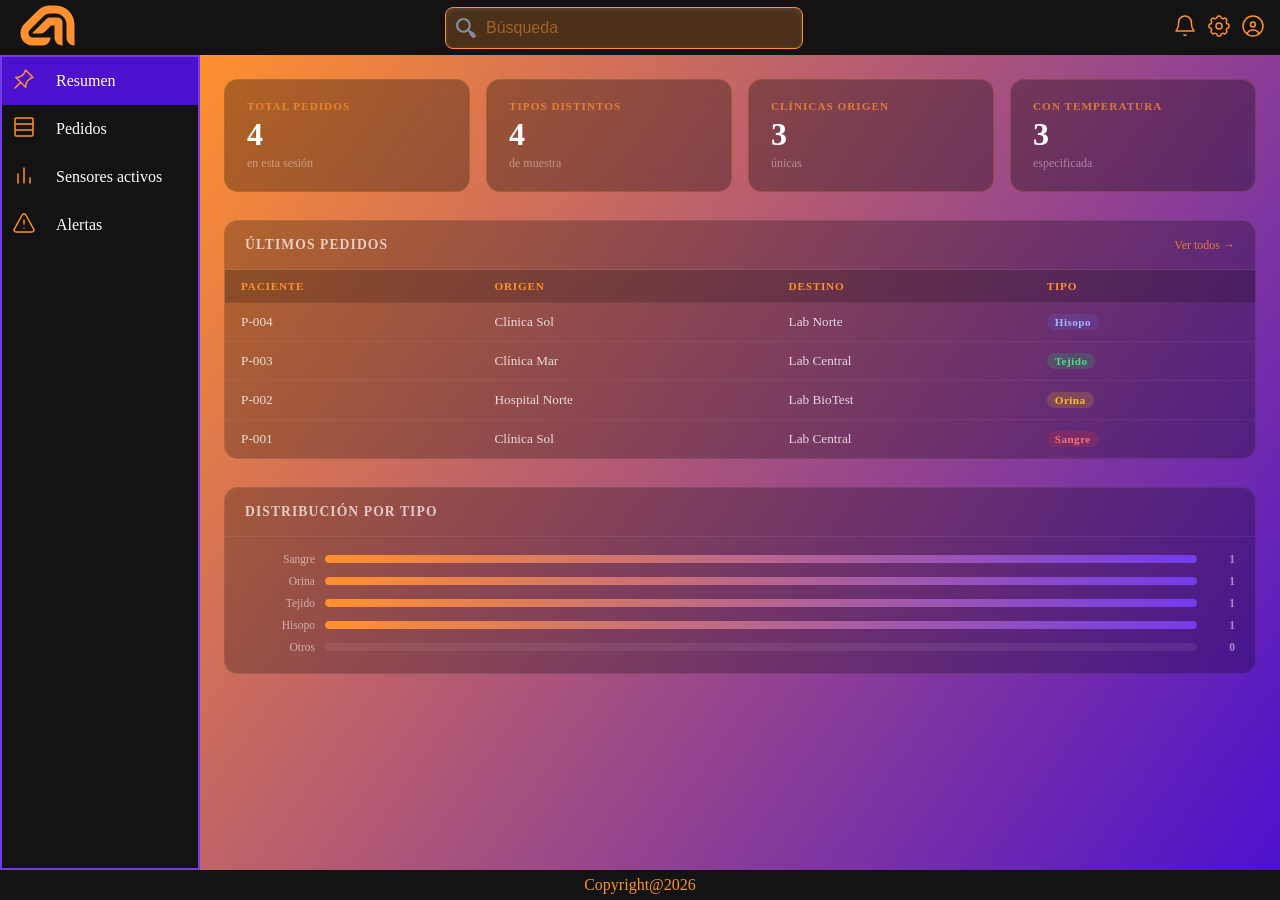
<file: index.html>
<!DOCTYPE html>
<html lang="es">
<head>
    <meta charset="UTF-8">
    <meta name="viewport" content="width=device-width, initial-scale=1.0">
    <title>Dashboard</title>
    <link rel="stylesheet" href="css/index.css">
</head>
  <body>
    <!-- HEADER igual al resto -->
    <header>
      <div id="logo" class="logo">
        <svg width="55" height="41" viewBox="0 0 55 41" fill="none" xmlns="http://www.w3.org/2000/svg">
          <path d="M35.5 0.5C45.9934 0.5 54.5 9.00659 54.5 19.5V40.5C50.0817 40.5 46.5 36.9183 46.5 32.5V19.5C46.5 13.4249 41.5751 8.5 35.5 8.5H30.2988C27.6467 8.50004 25.1029 9.55339 23.2275 11.4287L9.67188 24.9854C8.92179 25.7354 8.50006 26.7527 8.5 27.8135V28.5C8.5 30.7091 10.2909 32.5 12.5 32.5H30.5C30.5 36.7801 27.1389 40.2748 22.9121 40.4893L22.5 40.5H12.5C5.87259 40.5 0.5 35.1274 0.5 28.5V27.8135C0.500062 24.631 1.76427 21.5785 4.01465 19.3281L17.5713 5.77246C20.9469 2.39685 25.525 0.500044 30.2988 0.5H35.5Z" fill="#ff902f"/>
          <path d="M37.5 12.5C40.2614 12.5 42.5 14.7386 42.5 17.5V40.5C38.0817 40.5 34.5 36.9183 34.5 32.5V20.5H31.1562L24.6207 27.0355C23.683 27.9732 22.4113 28.5 21.0852 28.5H12.9775C12.5588 28.5 12.3491 27.9937 12.6452 27.6976L26.3789 13.9648C27.3165 13.0272 28.588 12.5 29.9141 12.5H37.5Z" fill="#ff902f"/>
        </svg>
      </div>
      <div id="busqueda" class="busqueda">
        <input type="text" class="input-inset" placeholder="Búsqueda" />
      </div>
      <div id="menu" class="menu">
        <div class="alertas menu-icon">
          <svg width="24" height="24" viewBox="0 0 24 24" fill="none"><path d="M11 20.8889C11.5344 21.4827 12.4656 21.4827 13 20.8889M5.6 8.4V9.45798C5.6 11.7583 4.93512 14.0096 3.68539 15.9408L3 17H21L20.3146 15.9409C19.0649 14.0096 18.4 11.7583 18.4 9.45798V8.4C18.4 4.86537 15.5346 2 12 2C8.46538 2 5.6 4.86538 5.6 8.4Z" stroke="#ff902f" stroke-width="1.5" stroke-linecap="round" stroke-linejoin="round"/></svg>
        </div>
        <div class="configuracion menu-icon">
          <svg width="24" height="24" viewBox="0 0 24 24" fill="none"><path d="M10.0761 3.16311C10.136 2.50438 10.6883 2 11.3497 2H12.6503C13.3117 2 13.864 2.50438 13.9239 3.16311C13.9731 3.70392 14.3623 4.14543 14.8708 4.336C15.0015 4.38499 15.1307 4.43724 15.2582 4.49263C15.7613 4.71129 16.3531 4.66938 16.7745 4.31818C17.2953 3.8842 18.0611 3.91894 18.5404 4.39829L19.4584 5.31623C19.9154 5.77326 19.9485 6.50338 19.5347 6.99992C19.1901 7.41349 19.158 7.99745 19.3897 8.48341C19.49 8.69386 19.5816 8.90926 19.664 9.12916C19.8546 9.63767 20.2961 10.0269 20.8369 10.0761C21.4956 10.136 22 10.6883 22 11.3497V12.6503C22 13.3117 21.4956 13.864 20.8369 13.9239C20.2961 13.9731 19.8546 14.3623 19.664 14.8708C19.59 15.0682 19.5086 15.262 19.4202 15.4518C19.2053 15.913 19.2401 16.4637 19.5658 16.8546C19.962 17.33 19.9303 18.0291 19.4927 18.4667L18.4667 19.4927C18.0291 19.9303 17.33 19.962 16.8546 19.5658C16.4637 19.2401 15.913 19.2053 15.4518 19.4202C15.262 19.5086 15.0682 19.59 14.8708 19.664C14.3623 19.8546 13.9731 20.2961 13.9239 20.8369C13.864 21.4956 13.3117 22 12.6503 22H11.3497C10.6883 22 10.136 21.4956 10.0761 20.8369C10.0269 20.2961 9.63767 19.8546 9.12917 19.664C8.90927 19.5816 8.69387 19.49 8.48343 19.3897C7.99746 19.158 7.4135 19.1901 6.99992 19.5347C6.50338 19.9485 5.77325 19.9154 5.31622 19.4584L4.39829 18.5404C3.91893 18.0611 3.8842 17.2953 4.31818 16.7745C4.66939 16.3531 4.71129 15.7613 4.49263 15.2582C4.43724 15.1307 4.385 15.0016 4.336 14.8708C4.14544 14.3623 3.70392 13.9731 3.16311 13.9239C2.50438 13.864 2 13.3117 2 12.6503V11.3497C2 10.6883 2.50438 10.136 3.16311 10.0761C3.70393 10.0269 4.14544 9.63768 4.33601 9.12917C4.3936 8.9755 4.45568 8.82402 4.52209 8.67489C4.7571 8.14716 4.71804 7.52257 4.34821 7.07877C3.89722 6.53758 3.93332 5.74179 4.43145 5.24365L5.24364 4.43146C5.74178 3.93332 6.53757 3.89722 7.07876 4.34822C7.52256 4.71805 8.14715 4.7571 8.67488 4.52209C8.82401 4.45568 8.97549 4.3936 9.12916 4.33601C9.63767 4.14544 10.0269 3.70393 10.0761 3.16311Z" stroke="#ff902f" stroke-width="1.5" stroke-linecap="round" stroke-linejoin="round"/><path d="M15 12C15 13.6569 13.6569 15 12 15C10.3431 15 9 13.6569 9 12C9 10.3431 10.3431 9 12 9C13.6569 9 15 10.3431 15 12Z" stroke="#ff902f" stroke-width="1.5" stroke-linecap="round" stroke-linejoin="round"/></svg>
        </div>
        <div class="usuario menu-icon">
          <svg width="24" height="24" viewBox="0 0 24 24" fill="none"><path d="M5.75988 19.8248C6.9173 17.5547 9.27709 16 12 16C14.7019 16 17.0462 17.5308 18.2131 19.7723M14.3333 10.4444C14.3333 11.7945 13.2389 12.8889 11.8889 12.8889C10.5389 12.8889 9.44444 11.7945 9.44444 10.4444C9.44444 9.09442 10.5389 8 11.8889 8C13.2389 8 14.3333 9.09442 14.3333 10.4444ZM12 22C6.47715 22 2 17.5228 2 12C2 6.47715 6.47715 2 12 2C17.5228 2 22 6.47715 22 12C22 17.5228 17.5228 22 12 22Z" stroke="#ff902f" stroke-width="1.5" stroke-linecap="round" stroke-linejoin="round"/></svg>
        </div>
      </div>
    </header>
 
    <main id="container-main">
      <div id="container-navegacion">
        <ul id="navegacion">
          <li class="active">
            <a href="index.html">
              <span class="icon"><svg width="24" height="24" viewBox="0 0 24 24" fill="none"><path d="M3 21L8.70297 15.297M8.70297 15.297L13.6931 20.2871C13.4081 18.1784 13.9837 16.0436 15.2901 14.3639L15.6661 13.8805C16.9294 12.2562 18.692 11.0925 20.682 10.5688L21 10.4851L13.5149 3L13.4312 3.318C12.9075 5.30803 11.7438 7.07057 10.1195 8.33393L9.63607 8.7099C7.95638 10.0163 5.82164 10.5919 3.71287 10.3069L8.70297 15.297Z" stroke="#ff902f" stroke-width="1.5" stroke-linecap="round" stroke-linejoin="round"/></svg></span>
              Resumen
            </a>
          </li>
          <li>
            <a href="pedidos.html">
              <span class="icon"><svg width="24" height="24" viewBox="0 0 24 24" fill="none"><path d="M3 15H21M3 9H21M4.25 21H19.75C20.4404 21 21 20.4404 21 19.75V4.25C21 3.55964 20.4404 3 19.75 3H4.25C3.55964 3 3 3.55964 3 4.25V19.75C3 20.4404 3.55964 21 4.25 21Z" stroke="#ff902f" stroke-width="1.5" stroke-linecap="round" stroke-linejoin="round"/></svg></span>
              Pedidos
            </a>
          </li>
          <li>
            <a href="sensores.html">
              <span class="icon"><svg width="24" height="24" viewBox="0 0 24 24" fill="none"><path d="M12 5V20M18 15V20M6 11L6 20" stroke="#ff902f" stroke-width="1.5" stroke-linecap="round" stroke-linejoin="round"/></svg></span>
              Sensores activos
            </a>
          </li>
          <li>
            <a href="alertas.html">
              <span class="icon"><svg width="24" height="24" viewBox="0 0 24 24" fill="none"><path d="M12 9V13M12 17.0195V17M10.1643 4.00506L2.20164 18.4695C1.55571 19.6428 2.54022 21 4.0373 21H19.9627C21.4598 21 22.4443 19.6428 21.7984 18.4695L13.8357 4.00506C13.0979 2.66498 10.9021 2.66498 10.1643 4.00506Z" stroke="#ff902f" stroke-width="1.5" stroke-linecap="round" stroke-linejoin="round"/></svg></span>
              Alertas
            </a>
          </li>
        </ul>
      </div>
 
      <article class="content-main">
 
        <!-- KPIs -->
        <div class="kpi-grid">
          <div class="kpi-card">
            <span class="kpi-label">Total pedidos</span>
            <span class="kpi-value" id="kpi-total">0</span>
            <span class="kpi-sub">en esta sesión</span>
          </div>
          <div class="kpi-card">
            <span class="kpi-label">Tipos distintos</span>
            <span class="kpi-value" id="kpi-tipos">0</span>
            <span class="kpi-sub">de muestra</span>
          </div>
          <div class="kpi-card">
            <span class="kpi-label">Clínicas origen</span>
            <span class="kpi-value" id="kpi-origenes">0</span>
            <span class="kpi-sub">únicas</span>
          </div>
          <div class="kpi-card">
            <span class="kpi-label">Con temperatura</span>
            <span class="kpi-value" id="kpi-temps">0</span>
            <span class="kpi-sub">especificada</span>
          </div>
        </div>
 
        <!-- ultimos pedidos -->
        <div class="resumen-section">
          <div class="resumen-section-header">
            <h2>Últimos pedidos</h2>
            <a href="pedidos.html">Ver todos →</a>
          </div>
          <div id="resumen-empty-pedidos" class="empty-state">Aún no hay pedidos registrados</div>
          <table class="mini-tabla hidden" id="resumen-tabla">
            <thead>
              <tr>
                <th>Paciente</th>
                <th>Origen</th>
                <th>Destino</th>
                <th>Tipo</th>
              </tr>
            </thead>
            <tbody id="resumen-tbody"></tbody>
          </table>
        </div>
 
        <!-- Distribución por tipo -->
        <div class="resumen-section">
          <div class="resumen-section-header">
            <h2>Distribución por tipo</h2>
          </div>
          <div id="bar-chart-container" class="bar-chart">
            <div class="empty-state">Aún no hay pedidos registrados</div>
          </div>
        </div>
 
      </article>
    </main>
 
    <footer>Copyright@2026</footer>
 
    <script src="js/storage.js"></script>
    <script src="js/resumen.js"></script>
  </body>
</html>
</file>
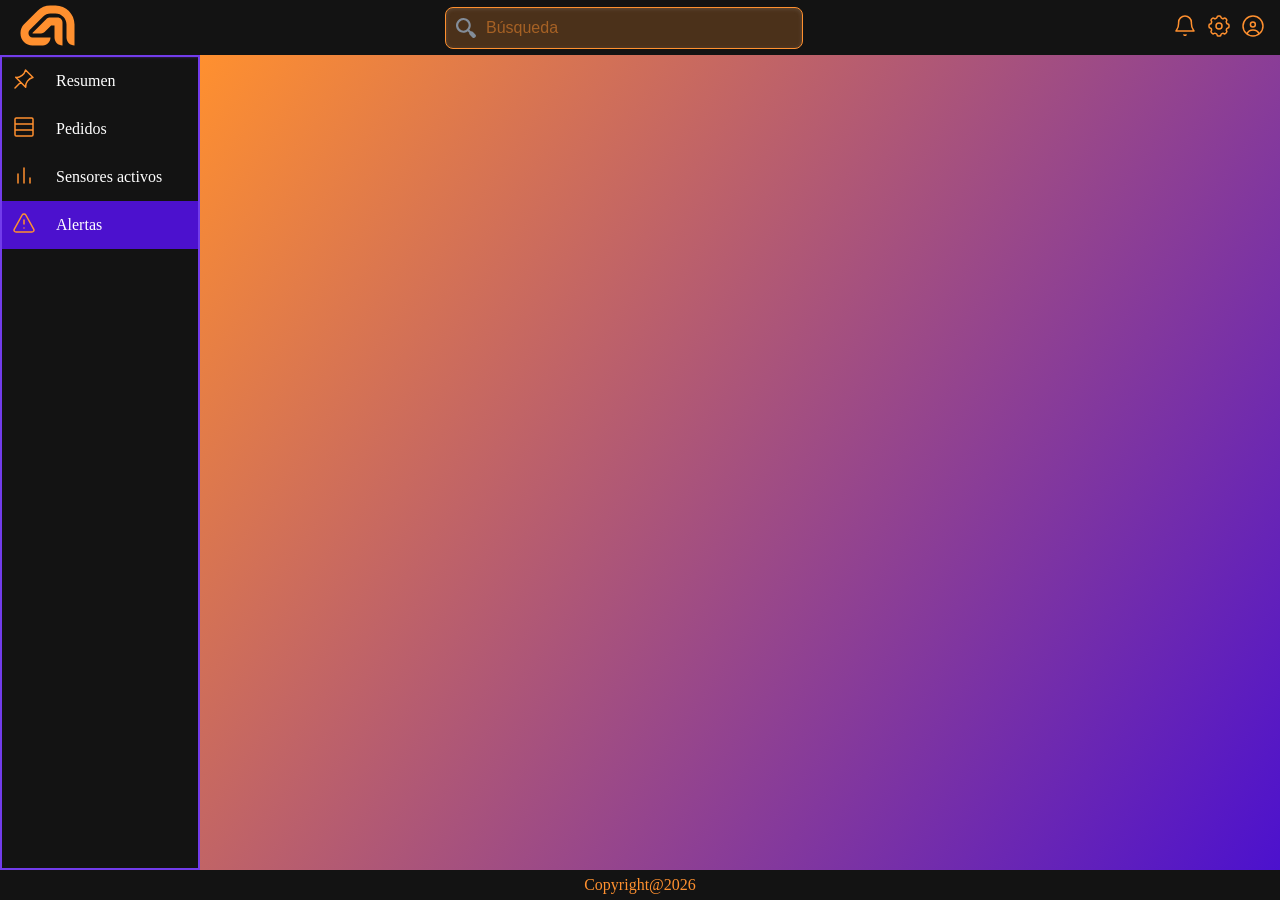
<file: alertas.html>
<!DOCTYPE html>
<html lang="es">
<head>
    <meta charset="UTF-8">
    <meta name="viewport" content="width=device-width, initial-scale=1.0">
    <title>Dashboard</title>
    <link rel="stylesheet" href="css/index.css">
</head>
<body>
    <header>
        <div id="logo" class="logo"><svg width="55" height="41" viewBox="0 0 55 41" fill="none" xmlns="http://www.w3.org/2000/svg">
<path d="M35.5 0.5C45.9934 0.5 54.5 9.00659 54.5 19.5V40.5C50.0817 40.5 46.5 36.9183 46.5 32.5V19.5C46.5 13.4249 41.5751 8.5 35.5 8.5H30.2988C27.6467 8.50004 25.1029 9.55339 23.2275 11.4287L9.67188 24.9854C8.92179 25.7354 8.50006 26.7527 8.5 27.8135V28.5C8.5 30.7091 10.2909 32.5 12.5 32.5H30.5C30.5 36.7801 27.1389 40.2748 22.9121 40.4893L22.5 40.5H12.5C5.87259 40.5 0.5 35.1274 0.5 28.5V27.8135C0.500062 24.631 1.76427 21.5785 4.01465 19.3281L17.5713 5.77246C20.9469 2.39685 25.525 0.500044 30.2988 0.5H35.5Z" fill="#ff902f"></path>
<path d="M37.5 12.5C40.2614 12.5 42.5 14.7386 42.5 17.5V40.5C38.0817 40.5 34.5 36.9183 34.5 32.5V20.5H31.1562L24.6207 27.0355C23.683 27.9732 22.4113 28.5 21.0852 28.5H12.9775C12.5588 28.5 12.3491 27.9937 12.6452 27.6976L26.3789 13.9648C27.3165 13.0272 28.588 12.5 29.9141 12.5H37.5Z" fill="#ff902f"></path>
</svg></div>
        <div id="busqueda" class="busqueda">
            <input type="text" class="input-inset" placeholder="Búsqueda"> </div>
        <div id="menu" class="menu">
            <div class="alertas menu-icon"><svg width="24" height="24" viewBox="0 0 24 24" fill="none" xmlns="http://www.w3.org/2000/svg">
<path d="M11 20.8889C11.5344 21.4827 12.4656 21.4827 13 20.8889M5.6 8.4V9.45798C5.6 11.7583 4.93512 14.0096 3.68539 15.9408L3 17H21L20.3146 15.9409C19.0649 14.0096 18.4 11.7583 18.4 9.45798V8.4C18.4 4.86537 15.5346 2 12 2C8.46538 2 5.6 4.86538 5.6 8.4Z" stroke="#ff902f" stroke-width="1.5" stroke-linecap="round" stroke-linejoin="round"></path>
</svg></div>
            <div class="configuracion menu-icon"><svg width="24" height="24" viewBox="0 0 24 24" fill="none" xmlns="http://www.w3.org/2000/svg">
<path d="M10.0761 3.16311C10.136 2.50438 10.6883 2 11.3497 2H12.6503C13.3117 2 13.864 2.50438 13.9239 3.16311C13.9731 3.70392 14.3623 4.14543 14.8708 4.336C15.0015 4.38499 15.1307 4.43724 15.2582 4.49263C15.7613 4.71129 16.3531 4.66938 16.7745 4.31818C17.2953 3.8842 18.0611 3.91894 18.5404 4.39829L19.4584 5.31623C19.9154 5.77326 19.9485 6.50338 19.5347 6.99992C19.1901 7.41349 19.158 7.99745 19.3897 8.48341C19.49 8.69386 19.5816 8.90926 19.664 9.12916C19.8546 9.63767 20.2961 10.0269 20.8369 10.0761C21.4956 10.136 22 10.6883 22 11.3497V12.6503C22 13.3117 21.4956 13.864 20.8369 13.9239C20.2961 13.9731 19.8546 14.3623 19.664 14.8708C19.59 15.0682 19.5086 15.262 19.4202 15.4518C19.2053 15.913 19.2401 16.4637 19.5658 16.8546C19.962 17.33 19.9303 18.0291 19.4927 18.4667L18.4667 19.4927C18.0291 19.9303 17.33 19.962 16.8546 19.5658C16.4637 19.2401 15.913 19.2053 15.4518 19.4202C15.262 19.5086 15.0682 19.59 14.8708 19.664C14.3623 19.8546 13.9731 20.2961 13.9239 20.8369C13.864 21.4956 13.3117 22 12.6503 22H11.3497C10.6883 22 10.136 21.4956 10.0761 20.8369C10.0269 20.2961 9.63767 19.8546 9.12917 19.664C8.90927 19.5816 8.69387 19.49 8.48343 19.3897C7.99746 19.158 7.4135 19.1901 6.99992 19.5347C6.50338 19.9485 5.77325 19.9154 5.31622 19.4584L4.39829 18.5404C3.91893 18.0611 3.8842 17.2953 4.31818 16.7745C4.66939 16.3531 4.71129 15.7613 4.49263 15.2582C4.43724 15.1307 4.385 15.0016 4.336 14.8708C4.14544 14.3623 3.70392 13.9731 3.16311 13.9239C2.50438 13.864 2 13.3117 2 12.6503V11.3497C2 10.6883 2.50438 10.136 3.16311 10.0761C3.70393 10.0269 4.14544 9.63768 4.33601 9.12917C4.3936 8.9755 4.45568 8.82402 4.52209 8.67489C4.7571 8.14716 4.71804 7.52257 4.34821 7.07877C3.89722 6.53758 3.93332 5.74179 4.43145 5.24365L5.24364 4.43146C5.74178 3.93332 6.53757 3.89722 7.07876 4.34822C7.52256 4.71805 8.14715 4.7571 8.67488 4.52209C8.82401 4.45568 8.97549 4.3936 9.12916 4.33601C9.63767 4.14544 10.0269 3.70393 10.0761 3.16311Z" stroke="#ff902f" stroke-width="1.5" stroke-linecap="round" stroke-linejoin="round"></path>
<path d="M15 12C15 13.6569 13.6569 15 12 15C10.3431 15 9 13.6569 9 12C9 10.3431 10.3431 9 12 9C13.6569 9 15 10.3431 15 12Z" stroke="#ff902f" stroke-width="1.5" stroke-linecap="round" stroke-linejoin="round"></path>
</svg></div>
            <div class="usuario menu-icon"><svg width="24" height="24" viewBox="0 0 24 24" fill="none" xmlns="http://www.w3.org/2000/svg">
<path d="M5.75988 19.8248C6.9173 17.5547 9.27709 16 12 16C14.7019 16 17.0462 17.5308 18.2131 19.7723M14.3333 10.4444C14.3333 11.7945 13.2389 12.8889 11.8889 12.8889C10.5389 12.8889 9.44444 11.7945 9.44444 10.4444C9.44444 9.09442 10.5389 8 11.8889 8C13.2389 8 14.3333 9.09442 14.3333 10.4444ZM12 22C6.47715 22 2 17.5228 2 12C2 6.47715 6.47715 2 12 2C17.5228 2 22 6.47715 22 12C22 17.5228 17.5228 22 12 22Z" stroke="#ff902f" stroke-width="1.5" stroke-linecap="round" stroke-linejoin="round"></path>
</svg></div>
        </div>
    </header>
  
    <main id="container-main"> 
    <div id="container-navegacion">
        <ul id="navegacion">
            <li ><a href="index.html"><span class="icon"><svg width="24" height="24" viewBox="0 0 24 24" fill="none" xmlns="http://www.w3.org/2000/svg">
<path d="M3 21L8.70297 15.297M8.70297 15.297L13.6931 20.2871C13.4081 18.1784 13.9837 16.0436 15.2901 14.3639L15.6661 13.8805C16.9294 12.2562 18.692 11.0925 20.682 10.5688L21 10.4851L13.5149 3L13.4312 3.318C12.9075 5.30803 11.7438 7.07057 10.1195 8.33393L9.63607 8.7099C7.95638 10.0163 5.82164 10.5919 3.71287 10.3069L8.70297 15.297Z" stroke="#ff902f" stroke-width="1.5" stroke-linecap="round" stroke-linejoin="round"></path>
</svg></span> Resumen</a></li>
            <li><a href="pedidos.html"><span class="icon"><svg width="24" height="24" viewBox="0 0 24 24" fill="none" xmlns="http://www.w3.org/2000/svg">
<path d="M3 15H21M3 9H21M4.25 21H19.75C20.4404 21 21 20.4404 21 19.75V4.25C21 3.55964 20.4404 3 19.75 3H4.25C3.55964 3 3 3.55964 3 4.25V19.75C3 20.4404 3.55964 21 4.25 21Z" stroke="#ff902f" stroke-width="1.5" stroke-linecap="round" stroke-linejoin="round"></path>
</svg></span> Pedidos</a></li>
            <li><a href="sensores.html"><span class="icon"><svg width="24" height="24" viewBox="0 0 24 24" fill="none" xmlns="http://www.w3.org/2000/svg">
<path d="M12 5V20M18 15V20M6 11L6 20" stroke="#ff902f" stroke-width="1.5" stroke-linecap="round" stroke-linejoin="round"></path>
</svg></span> Sensores activos</a></li>
            <li class="active"><a href="alertas.html"><span class="icon"><svg width="24" height="24" viewBox="0 0 24 24" fill="none" xmlns="http://www.w3.org/2000/svg">
<path d="M12 9V13M12 17.0195V17M10.1643 4.00506L2.20164 18.4695C1.55571 19.6428 2.54022 21 4.0373 21H19.9627C21.4598 21 22.4443 19.6428 21.7984 18.4695L13.8357 4.00506C13.0979 2.66498 10.9021 2.66498 10.1643 4.00506Z" stroke="#ff902f" stroke-width="1.5" stroke-linecap="round" stroke-linejoin="round"></path>
</svg></span> Alertas</a></li>
          
        </ul>
    </div>
        <article class="content-main">
            
        </article>
    </main>
    <footer>
        Copyright@2026
    </footer>
</body>
</html>
</file>
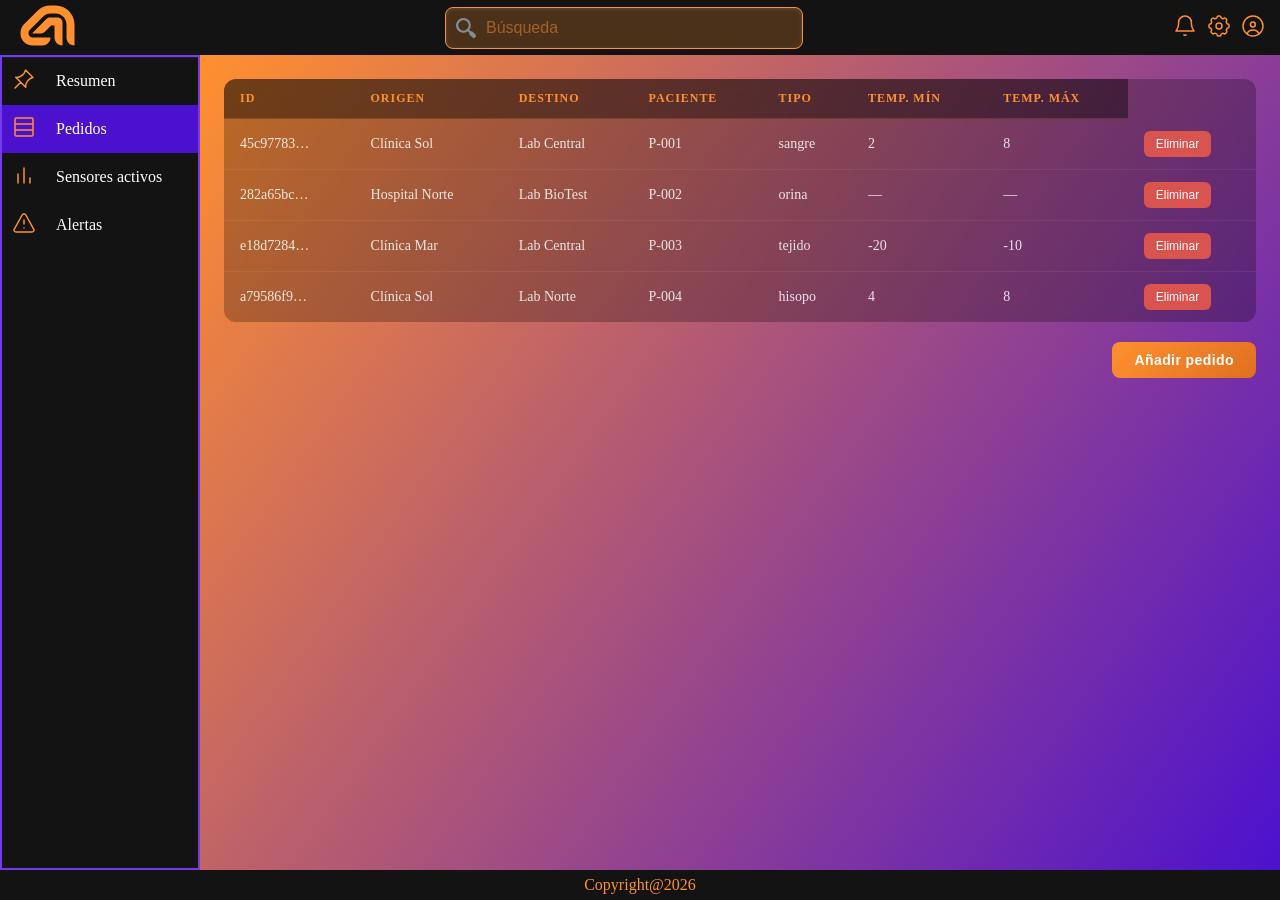
<file: pedidos.html>
<!doctype html>
<html lang="es">
  <head>
    <meta charset="UTF-8" />
    <meta name="viewport" content="width=device-width, initial-scale=1.0" />
    <title>Dashboard</title>
    <link rel="stylesheet" href="css/index.css" />
    <link rel="stylesheet" href="css/pedidos.css" />
  </head>
  <body>
    <header>
      <div id="logo" class="logo">
        <svg
          width="55"
          height="41"
          viewBox="0 0 55 41"
          fill="none"
          xmlns="http://www.w3.org/2000/svg"
        >
          <path
            d="M35.5 0.5C45.9934 0.5 54.5 9.00659 54.5 19.5V40.5C50.0817 40.5 46.5 36.9183 46.5 32.5V19.5C46.5 13.4249 41.5751 8.5 35.5 8.5H30.2988C27.6467 8.50004 25.1029 9.55339 23.2275 11.4287L9.67188 24.9854C8.92179 25.7354 8.50006 26.7527 8.5 27.8135V28.5C8.5 30.7091 10.2909 32.5 12.5 32.5H30.5C30.5 36.7801 27.1389 40.2748 22.9121 40.4893L22.5 40.5H12.5C5.87259 40.5 0.5 35.1274 0.5 28.5V27.8135C0.500062 24.631 1.76427 21.5785 4.01465 19.3281L17.5713 5.77246C20.9469 2.39685 25.525 0.500044 30.2988 0.5H35.5Z"
            fill="#ff902f"
          ></path>
          <path
            d="M37.5 12.5C40.2614 12.5 42.5 14.7386 42.5 17.5V40.5C38.0817 40.5 34.5 36.9183 34.5 32.5V20.5H31.1562L24.6207 27.0355C23.683 27.9732 22.4113 28.5 21.0852 28.5H12.9775C12.5588 28.5 12.3491 27.9937 12.6452 27.6976L26.3789 13.9648C27.3165 13.0272 28.588 12.5 29.9141 12.5H37.5Z"
            fill="#ff902f"
          ></path>
        </svg>
      </div>
      <div id="busqueda" class="busqueda">
        <input type="text" class="input-inset" placeholder="Búsqueda" />
      </div>
      <div id="menu" class="menu">
        <div class="alertas menu-icon">
          <svg
            width="24"
            height="24"
            viewBox="0 0 24 24"
            fill="none"
            xmlns="http://www.w3.org/2000/svg"
          >
            <path
              d="M11 20.8889C11.5344 21.4827 12.4656 21.4827 13 20.8889M5.6 8.4V9.45798C5.6 11.7583 4.93512 14.0096 3.68539 15.9408L3 17H21L20.3146 15.9409C19.0649 14.0096 18.4 11.7583 18.4 9.45798V8.4C18.4 4.86537 15.5346 2 12 2C8.46538 2 5.6 4.86538 5.6 8.4Z"
              stroke="#ff902f"
              stroke-width="1.5"
              stroke-linecap="round"
              stroke-linejoin="round"
            ></path>
          </svg>
        </div>
        <div class="configuracion menu-icon">
          <svg
            width="24"
            height="24"
            viewBox="0 0 24 24"
            fill="none"
            xmlns="http://www.w3.org/2000/svg"
          >
            <path
              d="M10.0761 3.16311C10.136 2.50438 10.6883 2 11.3497 2H12.6503C13.3117 2 13.864 2.50438 13.9239 3.16311C13.9731 3.70392 14.3623 4.14543 14.8708 4.336C15.0015 4.38499 15.1307 4.43724 15.2582 4.49263C15.7613 4.71129 16.3531 4.66938 16.7745 4.31818C17.2953 3.8842 18.0611 3.91894 18.5404 4.39829L19.4584 5.31623C19.9154 5.77326 19.9485 6.50338 19.5347 6.99992C19.1901 7.41349 19.158 7.99745 19.3897 8.48341C19.49 8.69386 19.5816 8.90926 19.664 9.12916C19.8546 9.63767 20.2961 10.0269 20.8369 10.0761C21.4956 10.136 22 10.6883 22 11.3497V12.6503C22 13.3117 21.4956 13.864 20.8369 13.9239C20.2961 13.9731 19.8546 14.3623 19.664 14.8708C19.59 15.0682 19.5086 15.262 19.4202 15.4518C19.2053 15.913 19.2401 16.4637 19.5658 16.8546C19.962 17.33 19.9303 18.0291 19.4927 18.4667L18.4667 19.4927C18.0291 19.9303 17.33 19.962 16.8546 19.5658C16.4637 19.2401 15.913 19.2053 15.4518 19.4202C15.262 19.5086 15.0682 19.59 14.8708 19.664C14.3623 19.8546 13.9731 20.2961 13.9239 20.8369C13.864 21.4956 13.3117 22 12.6503 22H11.3497C10.6883 22 10.136 21.4956 10.0761 20.8369C10.0269 20.2961 9.63767 19.8546 9.12917 19.664C8.90927 19.5816 8.69387 19.49 8.48343 19.3897C7.99746 19.158 7.4135 19.1901 6.99992 19.5347C6.50338 19.9485 5.77325 19.9154 5.31622 19.4584L4.39829 18.5404C3.91893 18.0611 3.8842 17.2953 4.31818 16.7745C4.66939 16.3531 4.71129 15.7613 4.49263 15.2582C4.43724 15.1307 4.385 15.0016 4.336 14.8708C4.14544 14.3623 3.70392 13.9731 3.16311 13.9239C2.50438 13.864 2 13.3117 2 12.6503V11.3497C2 10.6883 2.50438 10.136 3.16311 10.0761C3.70393 10.0269 4.14544 9.63768 4.33601 9.12917C4.3936 8.9755 4.45568 8.82402 4.52209 8.67489C4.7571 8.14716 4.71804 7.52257 4.34821 7.07877C3.89722 6.53758 3.93332 5.74179 4.43145 5.24365L5.24364 4.43146C5.74178 3.93332 6.53757 3.89722 7.07876 4.34822C7.52256 4.71805 8.14715 4.7571 8.67488 4.52209C8.82401 4.45568 8.97549 4.3936 9.12916 4.33601C9.63767 4.14544 10.0269 3.70393 10.0761 3.16311Z"
              stroke="#ff902f"
              stroke-width="1.5"
              stroke-linecap="round"
              stroke-linejoin="round"
            ></path>
            <path
              d="M15 12C15 13.6569 13.6569 15 12 15C10.3431 15 9 13.6569 9 12C9 10.3431 10.3431 9 12 9C13.6569 9 15 10.3431 15 12Z"
              stroke="#ff902f"
              stroke-width="1.5"
              stroke-linecap="round"
              stroke-linejoin="round"
            ></path>
          </svg>
        </div>
        <div class="usuario menu-icon">
          <svg
            width="24"
            height="24"
            viewBox="0 0 24 24"
            fill="none"
            xmlns="http://www.w3.org/2000/svg"
          >
            <path
              d="M5.75988 19.8248C6.9173 17.5547 9.27709 16 12 16C14.7019 16 17.0462 17.5308 18.2131 19.7723M14.3333 10.4444C14.3333 11.7945 13.2389 12.8889 11.8889 12.8889C10.5389 12.8889 9.44444 11.7945 9.44444 10.4444C9.44444 9.09442 10.5389 8 11.8889 8C13.2389 8 14.3333 9.09442 14.3333 10.4444ZM12 22C6.47715 22 2 17.5228 2 12C2 6.47715 6.47715 2 12 2C17.5228 2 22 6.47715 22 12C22 17.5228 17.5228 22 12 22Z"
              stroke="#ff902f"
              stroke-width="1.5"
              stroke-linecap="round"
              stroke-linejoin="round"
            ></path>
          </svg>
        </div>
      </div>
    </header>

    <main id="container-main">
      <div id="container-navegacion">
        <ul id="navegacion">
          <li>
            <a href="index.html"
              ><span class="icon"
                ><svg
                  width="24"
                  height="24"
                  viewBox="0 0 24 24"
                  fill="none"
                  xmlns="http://www.w3.org/2000/svg"
                >
                  <path
                    d="M3 21L8.70297 15.297M8.70297 15.297L13.6931 20.2871C13.4081 18.1784 13.9837 16.0436 15.2901 14.3639L15.6661 13.8805C16.9294 12.2562 18.692 11.0925 20.682 10.5688L21 10.4851L13.5149 3L13.4312 3.318C12.9075 5.30803 11.7438 7.07057 10.1195 8.33393L9.63607 8.7099C7.95638 10.0163 5.82164 10.5919 3.71287 10.3069L8.70297 15.297Z"
                    stroke="#ff902f"
                    stroke-width="1.5"
                    stroke-linecap="round"
                    stroke-linejoin="round"
                  ></path></svg
              ></span>
              Resumen</a
            >
          </li>
          <li class="active">
            <a href="pedidos.html"
              ><span class="icon"
                ><svg
                  width="24"
                  height="24"
                  viewBox="0 0 24 24"
                  fill="none"
                  xmlns="http://www.w3.org/2000/svg"
                >
                  <path
                    d="M3 15H21M3 9H21M4.25 21H19.75C20.4404 21 21 20.4404 21 19.75V4.25C21 3.55964 20.4404 3 19.75 3H4.25C3.55964 3 3 3.55964 3 4.25V19.75C3 20.4404 3.55964 21 4.25 21Z"
                    stroke="#ff902f"
                    stroke-width="1.5"
                    stroke-linecap="round"
                    stroke-linejoin="round"
                  ></path></svg
              ></span>
              Pedidos</a
            >
          </li>
          <li>
            <a href="sensores.html"
              ><span class="icon"
                ><svg
                  width="24"
                  height="24"
                  viewBox="0 0 24 24"
                  fill="none"
                  xmlns="http://www.w3.org/2000/svg"
                >
                  <path
                    d="M12 5V20M18 15V20M6 11L6 20"
                    stroke="#ff902f"
                    stroke-width="1.5"
                    stroke-linecap="round"
                    stroke-linejoin="round"
                  ></path></svg
              ></span>
              Sensores activos</a
            >
          </li>
          <li>
            <a href="alertas.html"
              ><span class="icon"
                ><svg
                  width="24"
                  height="24"
                  viewBox="0 0 24 24"
                  fill="none"
                  xmlns="http://www.w3.org/2000/svg"
                >
                  <path
                    d="M12 9V13M12 17.0195V17M10.1643 4.00506L2.20164 18.4695C1.55571 19.6428 2.54022 21 4.0373 21H19.9627C21.4598 21 22.4443 19.6428 21.7984 18.4695L13.8357 4.00506C13.0979 2.66498 10.9021 2.66498 10.1643 4.00506Z"
                    stroke="#ff902f"
                    stroke-width="1.5"
                    stroke-linecap="round"
                    stroke-linejoin="round"
                  ></path></svg
              ></span>
              Alertas</a
            >
          </li>
        </ul>
      </div>
      <article class="content-main">
        <section class="pedidos">
          <p id="nohaypedidos">No hay pedidos</p>
          <table id="tablaPedidos" class="hidden">
            <thead>
              <tr>
                <th>Id</th>
                <th>Origen</th>
                <th>Destino</th>
                <th>Paciente</th>
                <th>Tipo</th>
                <th>Temp. Mín</th>
                <th>Temp. Máx</th>
              </tr>
            </thead>
            <tbody></tbody>
          </table>

          <div id="btn-add" class="icon"><button>Añadir pedido</button></div>
        </section>
        <section id="form" class="form hidden">
          <form method="post" id="data">
            <label for="origen">Origen (Clínica)</label>
            <input type="text" id="origen" name="origen" required />

            <label for="destino">Destino (Laboratorio)</label>
            <input type="text" id="destino" name="destino" required />

            <label for="paciente">Paciente / Identificador</label>
            <input type="text" id="paciente" name="paciente" required />

            <label for="tipo">Tipo de muestra</label>
            <select id="tipo" name="tipo" required>
              <option value="">Selecciona...</option>
              <option value="sangre">Sangre</option>
              <option value="orina">Orina</option>
              <option value="tejido">Tejido</option>
              <option value="hisopo">Hisopo</option>
              <option value="otros">Otros</option>
            </select>

            <label for="temp-min">Temperatura mínima</label>
            <input type="number" id="temp-min" name="temp-min" />
            <label for="temp-max">Temperatura máxima</label>
            <input type="number" id="temp-max" name="temp-max" />

            <button type="submit">Enviar pedido</button>
          </form>
        </section>
      </article>
    </main>
    <footer>Copyright@2026</footer>
    <script src="js/storage.js"></script>
    <script src="js/pedidos.js"></script>
  </body>
</html>
</file>
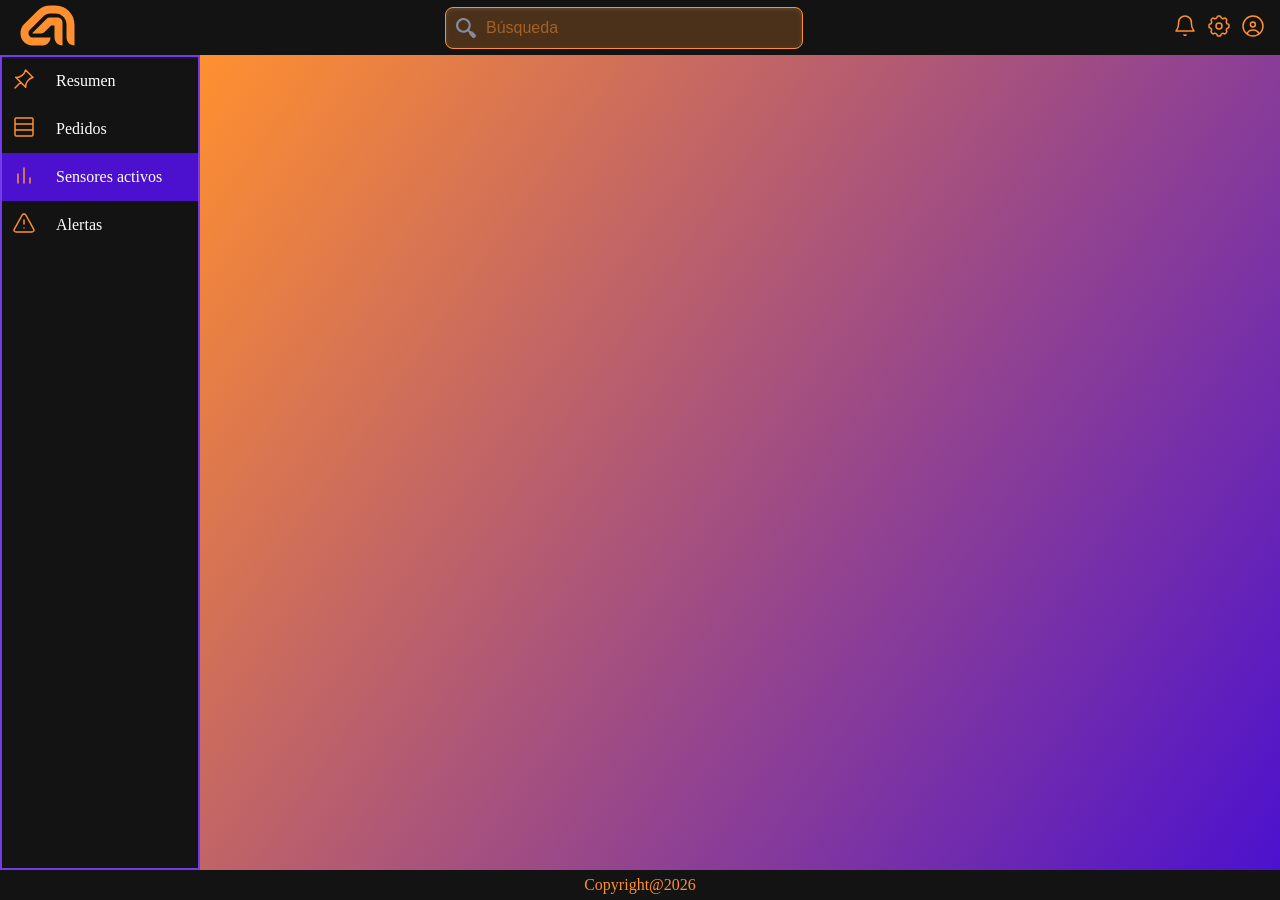
<file: sensores.html>
<!DOCTYPE html>
<html lang="es">
<head>
    <meta charset="UTF-8">
    <meta name="viewport" content="width=device-width, initial-scale=1.0">
    <title>Dashboard</title>
    <link rel="stylesheet" href="css/index.css">
</head>
<body>
    <header>
        <div id="logo" class="logo"><svg width="55" height="41" viewBox="0 0 55 41" fill="none" xmlns="http://www.w3.org/2000/svg">
<path d="M35.5 0.5C45.9934 0.5 54.5 9.00659 54.5 19.5V40.5C50.0817 40.5 46.5 36.9183 46.5 32.5V19.5C46.5 13.4249 41.5751 8.5 35.5 8.5H30.2988C27.6467 8.50004 25.1029 9.55339 23.2275 11.4287L9.67188 24.9854C8.92179 25.7354 8.50006 26.7527 8.5 27.8135V28.5C8.5 30.7091 10.2909 32.5 12.5 32.5H30.5C30.5 36.7801 27.1389 40.2748 22.9121 40.4893L22.5 40.5H12.5C5.87259 40.5 0.5 35.1274 0.5 28.5V27.8135C0.500062 24.631 1.76427 21.5785 4.01465 19.3281L17.5713 5.77246C20.9469 2.39685 25.525 0.500044 30.2988 0.5H35.5Z" fill="#ff902f"></path>
<path d="M37.5 12.5C40.2614 12.5 42.5 14.7386 42.5 17.5V40.5C38.0817 40.5 34.5 36.9183 34.5 32.5V20.5H31.1562L24.6207 27.0355C23.683 27.9732 22.4113 28.5 21.0852 28.5H12.9775C12.5588 28.5 12.3491 27.9937 12.6452 27.6976L26.3789 13.9648C27.3165 13.0272 28.588 12.5 29.9141 12.5H37.5Z" fill="#ff902f"></path>
</svg></div>
        <div id="busqueda" class="busqueda">
            <input type="text" class="input-inset" placeholder="Búsqueda"> </div>
        <div id="menu" class="menu">
            <div class="alertas menu-icon"><svg width="24" height="24" viewBox="0 0 24 24" fill="none" xmlns="http://www.w3.org/2000/svg">
<path d="M11 20.8889C11.5344 21.4827 12.4656 21.4827 13 20.8889M5.6 8.4V9.45798C5.6 11.7583 4.93512 14.0096 3.68539 15.9408L3 17H21L20.3146 15.9409C19.0649 14.0096 18.4 11.7583 18.4 9.45798V8.4C18.4 4.86537 15.5346 2 12 2C8.46538 2 5.6 4.86538 5.6 8.4Z" stroke="#ff902f" stroke-width="1.5" stroke-linecap="round" stroke-linejoin="round"></path>
</svg></div>
            <div class="configuracion menu-icon"><svg width="24" height="24" viewBox="0 0 24 24" fill="none" xmlns="http://www.w3.org/2000/svg">
<path d="M10.0761 3.16311C10.136 2.50438 10.6883 2 11.3497 2H12.6503C13.3117 2 13.864 2.50438 13.9239 3.16311C13.9731 3.70392 14.3623 4.14543 14.8708 4.336C15.0015 4.38499 15.1307 4.43724 15.2582 4.49263C15.7613 4.71129 16.3531 4.66938 16.7745 4.31818C17.2953 3.8842 18.0611 3.91894 18.5404 4.39829L19.4584 5.31623C19.9154 5.77326 19.9485 6.50338 19.5347 6.99992C19.1901 7.41349 19.158 7.99745 19.3897 8.48341C19.49 8.69386 19.5816 8.90926 19.664 9.12916C19.8546 9.63767 20.2961 10.0269 20.8369 10.0761C21.4956 10.136 22 10.6883 22 11.3497V12.6503C22 13.3117 21.4956 13.864 20.8369 13.9239C20.2961 13.9731 19.8546 14.3623 19.664 14.8708C19.59 15.0682 19.5086 15.262 19.4202 15.4518C19.2053 15.913 19.2401 16.4637 19.5658 16.8546C19.962 17.33 19.9303 18.0291 19.4927 18.4667L18.4667 19.4927C18.0291 19.9303 17.33 19.962 16.8546 19.5658C16.4637 19.2401 15.913 19.2053 15.4518 19.4202C15.262 19.5086 15.0682 19.59 14.8708 19.664C14.3623 19.8546 13.9731 20.2961 13.9239 20.8369C13.864 21.4956 13.3117 22 12.6503 22H11.3497C10.6883 22 10.136 21.4956 10.0761 20.8369C10.0269 20.2961 9.63767 19.8546 9.12917 19.664C8.90927 19.5816 8.69387 19.49 8.48343 19.3897C7.99746 19.158 7.4135 19.1901 6.99992 19.5347C6.50338 19.9485 5.77325 19.9154 5.31622 19.4584L4.39829 18.5404C3.91893 18.0611 3.8842 17.2953 4.31818 16.7745C4.66939 16.3531 4.71129 15.7613 4.49263 15.2582C4.43724 15.1307 4.385 15.0016 4.336 14.8708C4.14544 14.3623 3.70392 13.9731 3.16311 13.9239C2.50438 13.864 2 13.3117 2 12.6503V11.3497C2 10.6883 2.50438 10.136 3.16311 10.0761C3.70393 10.0269 4.14544 9.63768 4.33601 9.12917C4.3936 8.9755 4.45568 8.82402 4.52209 8.67489C4.7571 8.14716 4.71804 7.52257 4.34821 7.07877C3.89722 6.53758 3.93332 5.74179 4.43145 5.24365L5.24364 4.43146C5.74178 3.93332 6.53757 3.89722 7.07876 4.34822C7.52256 4.71805 8.14715 4.7571 8.67488 4.52209C8.82401 4.45568 8.97549 4.3936 9.12916 4.33601C9.63767 4.14544 10.0269 3.70393 10.0761 3.16311Z" stroke="#ff902f" stroke-width="1.5" stroke-linecap="round" stroke-linejoin="round"></path>
<path d="M15 12C15 13.6569 13.6569 15 12 15C10.3431 15 9 13.6569 9 12C9 10.3431 10.3431 9 12 9C13.6569 9 15 10.3431 15 12Z" stroke="#ff902f" stroke-width="1.5" stroke-linecap="round" stroke-linejoin="round"></path>
</svg></div>
            <div class="usuario menu-icon"><svg width="24" height="24" viewBox="0 0 24 24" fill="none" xmlns="http://www.w3.org/2000/svg">
<path d="M5.75988 19.8248C6.9173 17.5547 9.27709 16 12 16C14.7019 16 17.0462 17.5308 18.2131 19.7723M14.3333 10.4444C14.3333 11.7945 13.2389 12.8889 11.8889 12.8889C10.5389 12.8889 9.44444 11.7945 9.44444 10.4444C9.44444 9.09442 10.5389 8 11.8889 8C13.2389 8 14.3333 9.09442 14.3333 10.4444ZM12 22C6.47715 22 2 17.5228 2 12C2 6.47715 6.47715 2 12 2C17.5228 2 22 6.47715 22 12C22 17.5228 17.5228 22 12 22Z" stroke="#ff902f" stroke-width="1.5" stroke-linecap="round" stroke-linejoin="round"></path>
</svg></div>
        </div>
    </header>
  
    <main id="container-main"> 
    <div id="container-navegacion">
        <ul id="navegacion">
            <li ><a href="index.html"><span class="icon"><svg width="24" height="24" viewBox="0 0 24 24" fill="none" xmlns="http://www.w3.org/2000/svg">
<path d="M3 21L8.70297 15.297M8.70297 15.297L13.6931 20.2871C13.4081 18.1784 13.9837 16.0436 15.2901 14.3639L15.6661 13.8805C16.9294 12.2562 18.692 11.0925 20.682 10.5688L21 10.4851L13.5149 3L13.4312 3.318C12.9075 5.30803 11.7438 7.07057 10.1195 8.33393L9.63607 8.7099C7.95638 10.0163 5.82164 10.5919 3.71287 10.3069L8.70297 15.297Z" stroke="#ff902f" stroke-width="1.5" stroke-linecap="round" stroke-linejoin="round"></path>
</svg></span> Resumen</a></li>
            <li ><a href="pedidos.html"><span class="icon"><svg width="24" height="24" viewBox="0 0 24 24" fill="none" xmlns="http://www.w3.org/2000/svg">
<path d="M3 15H21M3 9H21M4.25 21H19.75C20.4404 21 21 20.4404 21 19.75V4.25C21 3.55964 20.4404 3 19.75 3H4.25C3.55964 3 3 3.55964 3 4.25V19.75C3 20.4404 3.55964 21 4.25 21Z" stroke="#ff902f" stroke-width="1.5" stroke-linecap="round" stroke-linejoin="round"></path>
</svg></span> Pedidos</a></li>
            <li class="active"><a href="sensores.html"><span class="icon"><svg width="24" height="24" viewBox="0 0 24 24" fill="none" xmlns="http://www.w3.org/2000/svg">
<path d="M12 5V20M18 15V20M6 11L6 20" stroke="#ff902f" stroke-width="1.5" stroke-linecap="round" stroke-linejoin="round"></path>
</svg></span> Sensores activos</a></li>
            <li><a href="alertas.html"><span class="icon"><svg width="24" height="24" viewBox="0 0 24 24" fill="none" xmlns="http://www.w3.org/2000/svg">
<path d="M12 9V13M12 17.0195V17M10.1643 4.00506L2.20164 18.4695C1.55571 19.6428 2.54022 21 4.0373 21H19.9627C21.4598 21 22.4443 19.6428 21.7984 18.4695L13.8357 4.00506C13.0979 2.66498 10.9021 2.66498 10.1643 4.00506Z" stroke="#ff902f" stroke-width="1.5" stroke-linecap="round" stroke-linejoin="round"></path>
</svg></span> Alertas</a></li>
          
        </ul>
    </div>
        <article class="content-main">
            
        </article>
    </main>
    <footer>
        Copyright@2026
    </footer>
</body>
</html>
</file>
<file: css/index.css>
@import url("https://fonts.googleapis.com/css2?family=Quicksand:wght@300..700&display=swap");
:root {
  --primary-color: #723ceb;
  --purple-gradient: #4c11ce;
  --orange-gradient: #ff902f;
  --color-background: #131313;
  --color-text: #ffffff;
  --p-low: 5px;
  --p-medio: 10px;
  --p-high: 20px;
  --m-medio: 10px;
  --m-high: 20px;
}

* {
  padding: 0;
  margin: 0;
}
.button {
  border-radius: 50px;
  background: linear-gradient(145deg, #f0f0f0, #cacaca);
  box-shadow:
    20px 20px 60px #bebebe,
    -20px -20px 60px #ffffff;
}

body {
  display: flex;
  height: 100dvh;
  flex-direction: column;
  background-color: var(--color-background);
  color: var(--color-text);
}
header {
  display: flex;
  justify-content: space-between;
  align-items: center;
  width: 100%;
  box-shadow: 1px 1px 3px var(--primary-color);

  #logo {
    padding: var(--p-low);
    padding-left: var(--p-high);
  }
}
/* Input Search */
.input-inset {
  font-size: 16px;
  line-height: 1.5;
  background: #ff902f3c;
  background-image: url("data:image/svg+xml;utf8,<svg xmlns='http://www.w3.org/2000/svg' width='19' height='19' viewBox='0 0 19 19'><path fill='%23838D99' d='M13.98 12.57a2 2 0 0 1 1.93.52l2.5 2.5a2 2 0 0 1-2.82 2.82l-2.5-2.5a2 2 0 0 1-.52-1.93l-1.38-1.37a7 7 0 1 1 1.42-1.42l1.37 1.38zm-3.37-2.03a5 5 0 1 0-7.08-7.08 5 5 0 0 0 7.08 7.08z'></path></svg>");
  background-repeat: no-repeat;
  background-position: 10px 10px;
  background-size: 20px 20px;
  border: 1px solid var(--orange-gradient);
  box-shadow: inset 0 1px 4px 0 rgba(188, 184, 184, 0.2);
  border-radius: 8px;
  width: 300px;
  padding: 0.5em 1em 0.5em 2.5em;
}

.input-inset::placeholder {
  color: #ff902f81;
}

.input-inset:focus {
  outline: none;
  border: 1px solid var(--primary-color);
  color: #f0f0f0;
}

#menu {
  display: flex;
  justify-content: space-around;
  padding-right: var(--p-medio);

  .menu-icon {
    padding: var(--p-low);
  }
  .menu-icon:hover {
    background-color: var(--purple-gradient);
  }
}

/* MAIN */
main {
  flex: 1;
  min-height: 0;
  overflow: hidden;
}

#container-main {
  display: flex;
  /* justify-content: space-between; */

  #container-navegacion {
    display: flex;
    flex-direction: column;
    gap: var(--p-low);
    box-shadow: 1px 1px 3px var(--primary-color);
    width: 200px;
    flex-shrink: 0; /* que no se encoja */
  }
}
#navegacion {
  /* padding: var(--p-low); */
  border: 2px solid var(--primary-color);
  height: 100%;
}

#navegacion li a {
  color: #ffffff;
  text-decoration: none;
  cursor: pointer;
  width: 100%;
  display: flex;
  flex-direction: row;
  align-items: center;
  gap: var(--p-high);
  padding: var(--p-medio);
}
#navegacion li:hover {
  background-color: var(--purple-gradient);
}
#navegacion .active {
  background-color: var(--purple-gradient);
}

.content-main {
     overflow-y: auto;
  height: 100%;
  box-sizing: border-box;
  display: flex;
  flex-direction: column;
  gap: 20px;
  padding: var(--p-high);
  width: 100%;
  background-image: linear-gradient(
    125deg,
    var(--orange-gradient),
    var(--purple-gradient)
  );
}
footer {
  min-height: 30px;
  display: flex;
  flex-direction: column;
  justify-content: center;
  align-items: center;
  color: var(--orange-gradient);
}

/* RESUMEN  */
.content-main {
  display: flex;
  flex-direction: column;
  gap: 28px;
  padding: 24px;
}

/* Tarjetas KPI */
.kpi-grid {
  display: grid;
  grid-template-columns: repeat(auto-fit, minmax(180px, 1fr));
  gap: 16px;
}

.kpi-card {
  background: rgba(0, 0, 0, 0.3);
  backdrop-filter: blur(10px);
  border: 1px solid rgba(255, 144, 47, 0.2);
  border-radius: 14px;
  padding: 20px 22px;
  display: flex;
  flex-direction: column;
  gap: 6px;
  transition: border-color 0.2s;
}

.kpi-card:hover {
  border-color: rgba(255, 144, 47, 0.5);
}

.kpi-label {
  font-size: 0.7rem;
  font-weight: 700;
  text-transform: uppercase;
  letter-spacing: 0.09em;
  color: rgba(255, 144, 47, 0.75);
}

.kpi-value {
  font-size: 2rem;
  font-weight: 700;
  color: #fff;
  line-height: 1;
}

.kpi-sub {
  font-size: 0.75rem;
  color: rgba(255, 255, 255, 0.4);
}

/* Seccion ultimos pedidos */
.resumen-section {
  background: rgba(0, 0, 0, 0.25);
  border: 1px solid rgba(255, 255, 255, 0.07);
  border-radius: 14px;
  overflow: hidden;
   flex-shrink: 0;
}

.resumen-section-header {
  display: flex;
  justify-content: space-between;
  align-items: center;
  padding: 16px 20px;
  border-bottom: 1px solid rgba(255, 255, 255, 0.07);
}

.resumen-section-header h2 {
  font-size: 0.85rem;
  font-weight: 700;
  text-transform: uppercase;
  letter-spacing: 0.08em;
  color: rgba(255, 255, 255, 0.7);
}

.resumen-section-header a {
  font-size: 0.75rem;
  color: #ff902f;
  text-decoration: none;
  opacity: 0.8;
  transition: opacity 0.2s;
}

.resumen-section-header a:hover {
  opacity: 1;
}

/* Mini tabla */
.mini-tabla {
  width: 100%;
  border-collapse: collapse;
}

.mini-tabla th {
  padding: 10px 16px;
  text-align: left;
  font-size: 0.7rem;
  font-weight: 700;
  text-transform: uppercase;
  letter-spacing: 0.07em;
  color: #ff902f;
  background: rgba(0, 0, 0, 0.2);
}

.mini-tabla td {
  padding: 11px 16px;
  font-size: 0.83rem;
  color: rgba(255, 255, 255, 0.8);
  border-top: 1px solid rgba(255, 255, 255, 0.05);
  max-width: 160px;
  overflow: hidden;
  text-overflow: ellipsis;
  white-space: nowrap;
}

.mini-tabla tbody tr:hover {
  background: rgba(255, 144, 47, 0.06);
}

.badge {
  display: inline-block;
  padding: 2px 8px;
  border-radius: 20px;
  font-size: 0.7rem;
  font-weight: 700;
  text-transform: capitalize;
  letter-spacing: 0.04em;
}

.badge-sangre {
  background: rgba(220, 50, 50, 0.2);
  color: #f87171;
}
.badge-orina {
  background: rgba(234, 179, 8, 0.2);
  color: #fbbf24;
}
.badge-tejido {
  background: rgba(34, 197, 94, 0.2);
  color: #4ade80;
}
.badge-hisopo {
  background: rgba(99, 102, 241, 0.2);
  color: #a5b4fc;
}
.badge-otros {
  background: rgba(148, 163, 184, 0.2);
  color: #94a3b8;
}

/* Grafico de barras por tipo */
.bar-chart {
  padding: 16px 20px 20px;
  display: flex;
  flex-direction: column;
  gap: 10px;
}

.bar-row {
  display: grid;
  grid-template-columns: 70px 1fr 28px;
  align-items: center;
  gap: 10px;
}

.bar-label {
  font-size: 0.72rem;
  color: rgba(255, 255, 255, 0.55);
  text-align: right;
  text-transform: capitalize;
}

.bar-track {
  height: 8px;
  background: rgba(255, 255, 255, 0.07);
  border-radius: 99px;
  overflow: hidden;
}
/* La IA me ayudo con las animaciones */
.bar-fill {
  height: 100%;
  border-radius: 99px;
  background: linear-gradient(90deg, #ff902f, #723ceb);
  transition: width 0.6s cubic-bezier(0.34, 1.56, 0.64, 1);
}

.bar-count {
  font-size: 0.72rem;
  font-weight: 700;
  color: rgba(255, 255, 255, 0.5);
  text-align: right;
}

/* Vacio */
.empty-state {
  padding: 40px 20px;
  text-align: center;
  color: rgba(255, 255, 255, 0.25);
  font-size: 0.875rem;
}

.hidden {
  display: none;
}
</file>
<file: css/pedidos.css>
/* PEDIDOS */
 
.pedidos {
  display: flex;
  flex-direction: column;
  gap: 20px;
}


 
/* Mensaje vacio */
#nohaypedidos {
  text-align: center;
  padding: 60px 20px;
  color: rgba(255, 255, 255, 0.4);
  font-size: 1rem;
  letter-spacing: 0.05em;
  border: 1px dashed rgba(255, 144, 47, 0.3);
  border-radius: 12px;
}
 
/* Tabla */
#tablaPedidos {
  width: 100%;
  border-collapse: collapse;
  background: rgba(0, 0, 0, 0.25);
  border-radius: 12px;
  overflow: hidden;
  backdrop-filter: blur(8px);
}
 
#tablaPedidos thead {
  background: rgba(0, 0, 0, 0.4);
}
 
#tablaPedidos th {
  padding: 12px 16px;
  text-align: left;
  font-size: 0.75rem;
  font-weight: 600;
  text-transform: uppercase;
  letter-spacing: 0.08em;
  color: #ff902f;
  border-bottom: 1px solid rgba(255, 144, 47, 0.2);
}
 
#tablaPedidos td {
  padding: 12px 16px;
  font-size: 0.875rem;
  color: rgba(255, 255, 255, 0.85);
  border-bottom: 1px solid rgba(255, 255, 255, 0.06);
  max-width: 160px;
  overflow: hidden;
  text-overflow: ellipsis;
  white-space: nowrap;
}
 
#tablaPedidos tr:last-child td {
  border-bottom: none;
}
 
#tablaPedidos tbody tr:hover {
  background: rgba(255, 144, 47, 0.08);
}
 
/* Boton añadir */
#btn-add {
  display: flex;
  justify-content: flex-end;
}
 
#btn-add button {
  background: linear-gradient(135deg, #ff902f, #e07020);
  color: #fff;
  border: none;
  border-radius: 8px;
  padding: 10px 22px;
  font-size: 0.875rem;
  font-weight: 600;
  cursor: pointer;
  transition: opacity 0.2s, transform 0.15s;
  letter-spacing: 0.03em;
}
 
#btn-add button:hover {
  opacity: 0.9;
  transform: translateY(-1px);
}
 
#btn-add button:active {
  transform: translateY(0);
}
 
/* FORMULARIO */
 
#form {
  background: rgba(0, 0, 0, 0.35);
  backdrop-filter: blur(12px);
  border: 1px solid rgba(255, 144, 47, 0.2);
  border-radius: 16px;
  padding: 28px 32px;
  max-width: 560px;
}
 
#form form {
  display: grid;
  grid-template-columns: 1fr 1fr;
  gap: 8px 20px;
}
 
/* Etiquetas */
#form label {
  font-size: 0.72rem;
  font-weight: 600;
  text-transform: uppercase;
  letter-spacing: 0.07em;
  color: rgba(255, 144, 47, 0.8);
  align-self: end;
  padding-top: 10px;
}
 
/* Inputs y select: ocupan toda la columna */
#form input,
#form select {
  background: rgba(255, 255, 255, 0.05);
  border: 1px solid rgba(255, 144, 47, 0.25);
  border-radius: 8px;
  color: #fff;
  padding: 9px 12px;
  font-size: 0.875rem;
  transition: border-color 0.2s, background 0.2s;
  width: 100%;
  box-sizing: border-box;
}
 
#form input:focus,
#form select:focus {
  outline: none;
  border-color: #ff902f;
  background: rgba(255, 144, 47, 0.08);
}
 
#form input::placeholder {
  color: rgba(255, 255, 255, 0.25);
}
 
#form select option {
  background: #1a1a2e;
  color: #fff;
}
 
/* Campos que ocupan las 2 columnas */
#form label[for="origen"],
#form input#origen,
#form label[for="destino"],
#form input#destino,
#form label[for="paciente"],
#form input#paciente,
#form label[for="tipo"],
#form select#tipo {
  grid-column: span 2;
}
 
/* Temperatura: 2 labels + 2 inputs en la misma fila ya con grid de 2 cols */
 
/* Boton submit */
#form button[type="submit"] {
  grid-column: span 2;
  margin-top: 12px;
  background: linear-gradient(135deg, #723ceb, #4c11ce);
  color: #fff;
  border: none;
  border-radius: 8px;
  padding: 12px;
  font-size: 0.9rem;
  font-weight: 700;
  cursor: pointer;
  letter-spacing: 0.04em;
  transition: opacity 0.2s, transform 0.15s;
}
 
#form button[type="submit"]:hover {
  opacity: 0.88;
  transform: translateY(-1px);
}
 
/* Utility */
.hidden {
  display: none !important;
}
.btn-eliminar {
  background: #d9534f;
  color: white;
  border: none;
  padding: 6px 12px;
  border-radius: 6px;
  cursor: pointer;
  font-size: 0.75rem;
}

.btn-eliminar:hover {
  background: #c9302c;
}
</file>
